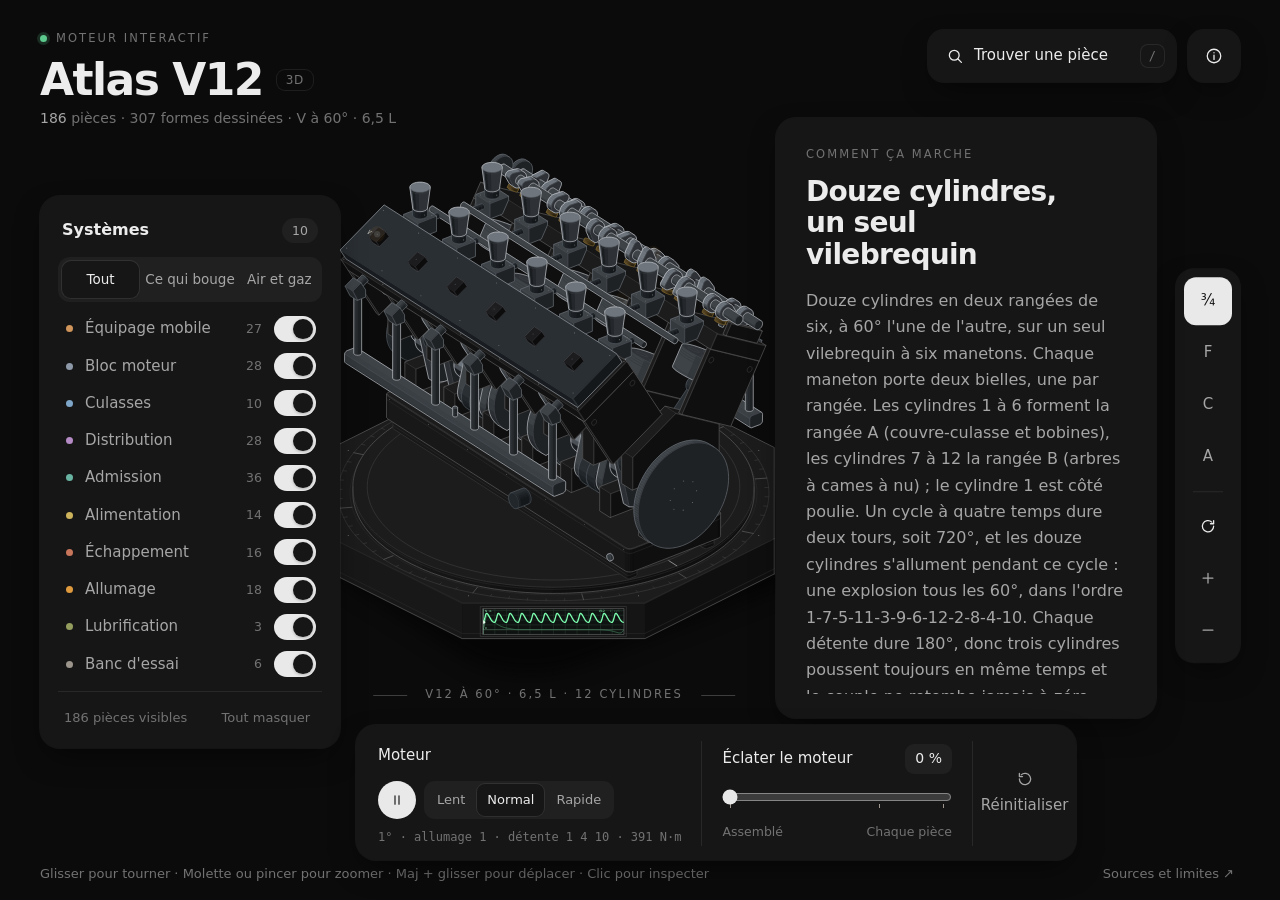
<file: index.html>
<!doctype html>
<html lang="fr">
  <head>
    <meta charset="utf-8">
    <meta name="viewport" content="width=device-width, initial-scale=1">
    <meta http-equiv="refresh" content="0; url=./v12.html">
    <title>Atlas V12 · moteur interactif</title>
  </head>
  <body>
    <p><a href="./v12.html">Ouvrir l’Atlas V12</a></p>
  </body>
</html>
</file>
